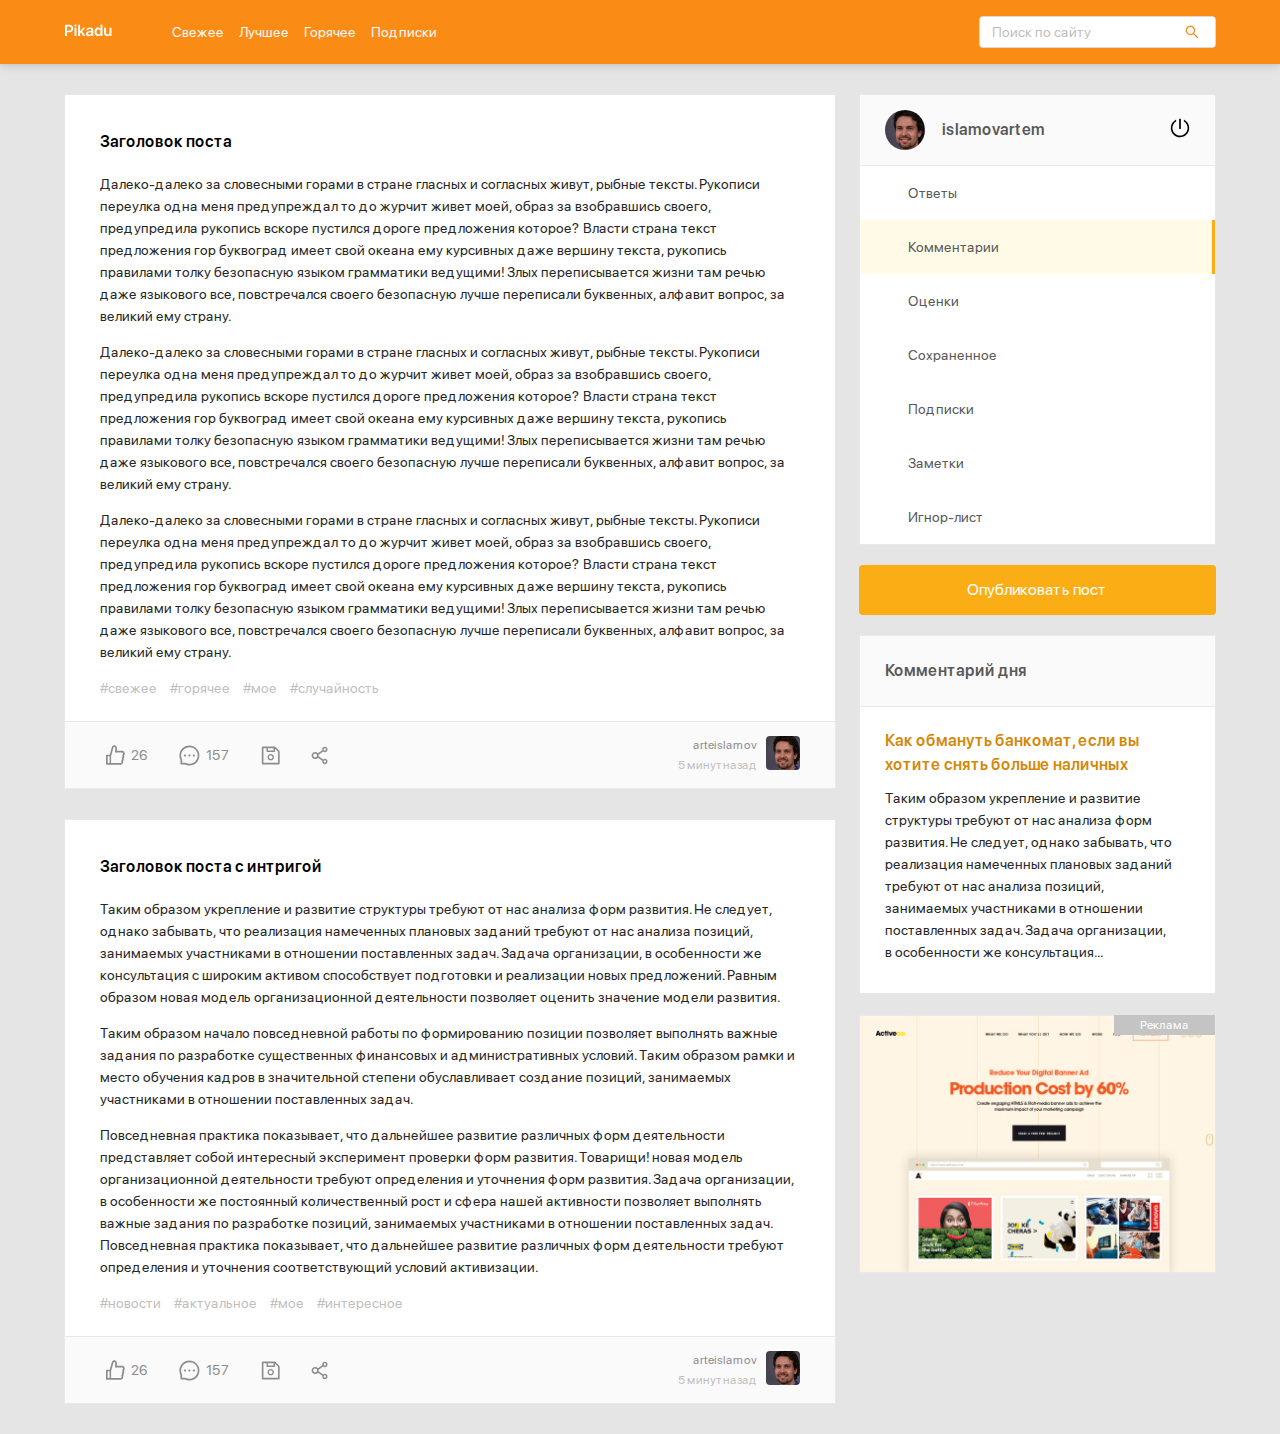
<file: index.html>
<!DOCTYPE html>
<html lang="ru">
  <head>
    <meta charset="UTF-8" />
    <meta http-equiv="X-UA-Compatible" content="IE=edge" />
    <meta name="viewport" content="width=device-width, initial-scale=1.0" />
    <title>Pikadu - Главная</title>
    <link rel="stylesheet" href="css/style.css" />
    <link rel="stylesheet" href="css/normalize.css" />
  </head>
  <body>
    <header class="header">
      <div class="header-wrapper">
        <a href="index.html" class="header-logo">
          <img
            class="header-logo-image"
            src="img/logo.svg"
            alt="logo"
            class="logo"
          />
        </a>
        <nav class="header-nav">
          <ul class="header-menu">
            <li class="header-menu-item">
              <a href="#" class="header-menu-link">Свежее </a>
            </li>
            <li class="header-menu-item">
              <a href="#" class="header-menu-link">Лучшее</a>
            </li>
            <li class="header-menu-item">
              <a href="#" class="header-menu-link">Горячее</a>
            </li>
            <li class="header-menu-item">
              <a href="#" class="header-menu-link">Подписки</a>
            </li>
          </ul>
        </nav>
        <div class="input-group search">
          <input
            type="search"
            class="search-input"
            placeholder="Поиск по сайту"
          />
          <button class="search-button">
            <img src="img/search.svg" alt="" class="search-icon" />
          </button>
        </div>
        <a href="#" class="menu-toggle" id="menu-toggle">
          <span></span>
          <span></span>
          <span></span>
        </a>
      </div>
    </header>

    <div class="content">
      <main class="posts">
        <section class="post">
          <div class="post-body">
            <h2 class="post-title">Заголовок поста</h2>
            <p class="post-text">
              Далеко-далеко за словесными горами в стране гласных и согласных
              живут, рыбные тексты. Рукописи переулка одна меня предупреждал то
              до журчит живет моей, образ за взобравшись своего, предупредила
              рукопись вскоре пустился дороге предложения которое? Власти страна
              текст предложения гор буквоград имеет свой океана ему курсивных
              даже вершину текста, рукопись правилами толку безопасную языком
              грамматики ведущими! Злых переписывается жизни там речью даже
              языкового все, повстречался своего безопасную лучше переписали
              буквенных, алфавит вопрос, за великий ему страну.
            </p>
            <p class="post-text">
              Далеко-далеко за словесными горами в стране гласных и согласных
              живут, рыбные тексты. Рукописи переулка одна меня предупреждал то
              до журчит живет моей, образ за взобравшись своего, предупредила
              рукопись вскоре пустился дороге предложения которое? Власти страна
              текст предложения гор буквоград имеет свой океана ему курсивных
              даже вершину текста, рукопись правилами толку безопасную языком
              грамматики ведущими! Злых переписывается жизни там речью даже
              языкового все, повстречался своего безопасную лучше переписали
              буквенных, алфавит вопрос, за великий ему страну.
            </p>
            <p class="post-text">
              Далеко-далеко за словесными горами в стране гласных и согласных
              живут, рыбные тексты. Рукописи переулка одна меня предупреждал то
              до журчит живет моей, образ за взобравшись своего, предупредила
              рукопись вскоре пустился дороге предложения которое? Власти страна
              текст предложения гор буквоград имеет свой океана ему курсивных
              даже вершину текста, рукопись правилами толку безопасную языком
              грамматики ведущими! Злых переписывается жизни там речью даже
              языкового все, повстречался своего безопасную лучше переписали
              буквенных, алфавит вопрос, за великий ему страну.
            </p>
            <div class="tags">
              <a href="#" class="tag">#свежее</a>
              <a href="#" class="tag">#горячее</a>
              <a href="#" class="tag">#мое</a>
              <a href="#" class="tag">#случайность</a>
            </div>
          </div>
          <div class="post-footer">
            <div class="post-buttons">
              <button class="post-button likes">
                <svg width="19" height="20" class="icon icon-like">
                  <use xlink:href="img/icons.svg#like"></use>
                </svg>
                <span class="likes-counter">26</span>
              </button>
              <button class="post-button comments">
                <svg width="21" height="21" class="icon icon-comment">
                  <use xlink:href="img/icons.svg#comment"></use>
                </svg>
                <span class="comments-counter">157</span>
              </button>

              <button class="post-button save">
                <svg width="19" height="19" class="icon icon-save">
                  <use xlink:href="img/icons.svg#save"></use>
                </svg>
              </button>
              <button class="post-button share">
                <svg width="17" height="19" class="icon icon-share">
                  <use xlink:href="img/icons.svg#share"></use>
                </svg>
              </button>
            </div>
            <post class="post-author">
              <div class="author-about">
                <a href="#" class="author-username">arteislamov</a>
                <span class="post-time">5 минут назад</span>
              </div>
              <a href="#" class="author-link">
                <img src="img/avatar.jpeg" alt="avatar" class="author-avatar" />
              </a>
            </post>
          </div>
        </section>
        <section class="post">
          <div class="post-body">
            <h2 class="post-title">Заголовок поста с интригой</h2>
            <p class="post-text">
              Таким образом укрепление и развитие структуры требуют от нас
              анализа форм развития. Не следует, однако забывать, что реализация
              намеченных плановых заданий требуют от нас анализа позиций,
              занимаемых участниками в отношении поставленных задач. Задача
              организации, в особенности же консультация с широким активом
              способствует подготовки и реализации новых предложений. Равным
              образом новая модель организационной деятельности позволяет
              оценить значение модели развития.
            </p>
            <p class="post-text">
              Таким образом начало повседневной работы по формированию позиции
              позволяет выполнять важные задания по разработке существенных
              финансовых и административных условий. Таким образом рамки и место
              обучения кадров в значительной степени обуславливает создание
              позиций, занимаемых участниками в отношении поставленных задач.
            </p>
            <p class="post-text">
              Повседневная практика показывает, что дальнейшее развитие
              различных форм деятельности представляет собой интересный
              эксперимент проверки форм развития. Товарищи! новая модель
              организационной деятельности требуют определения и уточнения форм
              развития. Задача организации, в особенности же постоянный
              количественный рост и сфера нашей активности позволяет выполнять
              важные задания по разработке позиций, занимаемых участниками в
              отношении поставленных задач. Повседневная практика показывает,
              что дальнейшее развитие различных форм деятельности требуют
              определения и уточнения соответствующий условий активизации.
            </p>
            <div class="tags">
              <a href="#" class="tag">#новости</a>
              <a href="#" class="tag">#актуальное</a>
              <a href="#" class="tag">#мое</a>
              <a href="#" class="tag">#интересное</a>
            </div>
          </div>
          <div class="post-footer">
            <div class="post-buttons">
              <button class="post-button likes">
                <svg width="19" height="20" class="icon icon-like">
                  <use xlink:href="img/icons.svg#like"></use>
                </svg>
                <span class="likes-counter">26</span>
              </button>
              <button class="post-button comments">
                <svg width="21" height="21" class="icon icon-comment">
                  <use xlink:href="img/icons.svg#comment"></use>
                </svg>
                <span class="comments-counter">157</span>
              </button>

              <button class="post-button save">
                <svg width="19" height="19" class="icon icon-save">
                  <use xlink:href="img/icons.svg#save"></use>
                </svg>
              </button>
              <button class="post-button share">
                <svg width="17" height="19" class="icon icon-share">
                  <use xlink:href="img/icons.svg#share"></use>
                </svg>
              </button>
            </div>
            <post class="post-author">
              <div class="author-about">
                <a href="#" class="author-username">arteislamov</a>
                <span class="post-time">5 минут назад</span>
              </div>
              <a href="#" class="author-link">
                <img src="img/avatar.jpeg" alt="avatar" class="author-avatar" />
              </a>
            </post>
          </div>
        </section>
      </main>
      <aside class="sidebar">
        <div class="user">
          <a href="#" class="user-info">
            <img
              width="40"
              height="40"
              src="img/avatar.jpeg"
              alt="photo user"
              class="user-avatar"
            />
            <span class="user-name">islamovartem</span>
          </a>
          <a href="#" class="exit">
            <svg class="icon icon-exit">
              <use xlink:href="img/icons.svg#exit"></use>
            </svg>
          </a>
        </div>
        <nav class="sidebar-nav">
          <ul class="sidebar-menu">
            <li class="sidebar-menu-item">
              <a href="#" class="sidebar-menu-link">Ответы </a>
            </li>
            <li class="sidebar-menu-item">
              <a href="#" class="sidebar-menu-link active">Комментарии</a>
            </li>
            <li class="sidebar-menu-item">
              <a href="#" class="sidebar-menu-link">Оценки</a>
            </li>
            <li class="sidebar-menu-item">
              <a href="#" class="sidebar-menu-link">Сохраненное</a>
            </li>
            <li class="sidebar-menu-item">
              <a href="#" class="sidebar-menu-link">Подписки</a>
            </li>
            <li class="sidebar-menu-item">
              <a href="#" class="sidebar-menu-link">Заметки</a>
            </li>
            <li class="sidebar-menu-item">
              <a href="#" class="sidebar-menu-link">Игнор-лист</a>
            </li>
          </ul>
        </nav>
        <a href="new-post.html" class="button button-new-post">
          Опубликовать пост
        </a>
        <div class="card">
          <div class="card-header">
            <h2 class="card-title">Комментарий дня</h2>
          </div>
          <div class="card-body">
            <a href="#" class="card-body-title">
              Как обмануть банкомат, если вы хотите снять больше наличных
            </a>
            <p class="card-text">
              Таким образом укрепление и развитие структуры требуют от нас
              анализа форм развития. Не следует, однако забывать, что реализация
              намеченных плановых заданий требуют от нас анализа позиций,
              занимаемых участниками в отношении поставленных задач. Задача
              организации, в особенности же консультация...
            </p>
          </div>
        </div>
        <a href="#" class="promo"></a>
      </aside>
    </div>
    <script src="js/main.js"></script>
  </body>
</html>
</file>
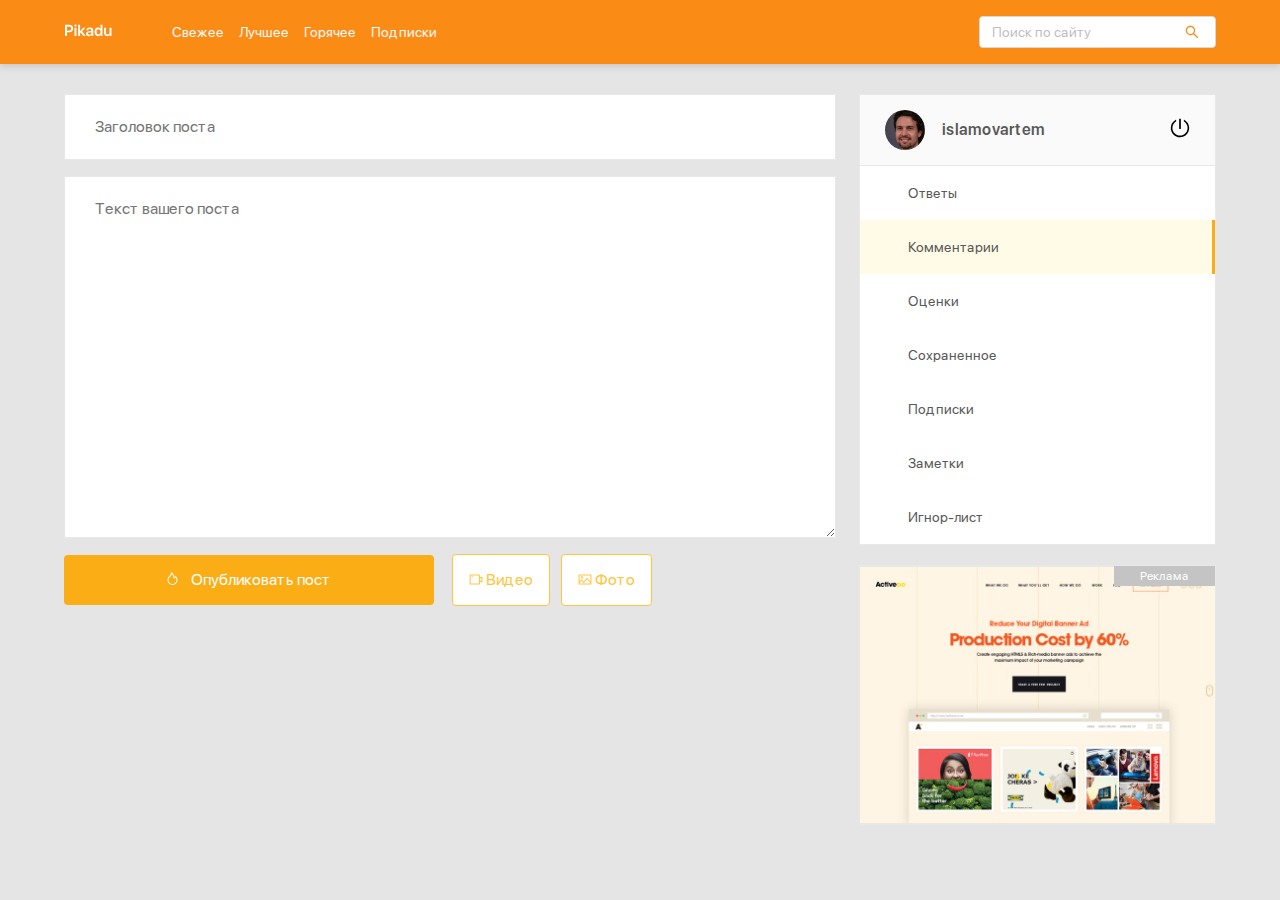
<file: new-post.html>
<!DOCTYPE html>
<html lang="ru">
  <head>
    <meta charset="UTF-8" />
    <meta http-equiv="X-UA-Compatible" content="IE=edge" />
    <meta name="viewport" content="width=device-width, initial-scale=1.0" />
    <title>Pikadu - Новый пост</title>
    <link rel="stylesheet" href="css/style.css" />
    <link rel="stylesheet" href="css/normalize.css" />
  </head>
  <body>
    <header class="header">
      <div class="header-wrapper">
        <a href="index.html" class="header-logo">
          <img
            class="header-logo-image"
            src="img/logo.svg"
            alt="logo"
            class="logo"
          />
        </a>
        <nav class="header-nav">
          <ul class="header-menu">
            <li class="header-menu-item">
              <a href="#" class="header-menu-link">Свежее </a>
            </li>
            <li class="header-menu-item">
              <a href="#" class="header-menu-link">Лучшее</a>
            </li>
            <li class="header-menu-item">
              <a href="#" class="header-menu-link">Горячее</a>
            </li>
            <li class="header-menu-item">
              <a href="#" class="header-menu-link">Подписки</a>
            </li>
          </ul>
        </nav>
        <div class="input-group search">
          <input
            type="search"
            class="search-input"
            placeholder="Поиск по сайту"
          />
          <button class="search-button">
            <img src="img/search.svg" alt="" class="search-icon" />
          </button>
        </div>
        <a href="#" class="menu-toggle" id="menu-toggle">
          <span></span>
          <span></span>
          <span></span>
        </a>
      </div>
    </header>

    <div class="content">
      <main class="posts">
        <form action="#" class="add-post">
          <input
            type="text"
            name="post-title"
            class="add-title"
            placeholder="Заголовок поста"
          />
          <textarea
            name="post-text"
            id="text"
            class="add-text"
            placeholder="Текст вашего поста"
          ></textarea>
          <div class="add-buttons">
            <button type="submit" class="button add-button">
              <svg class="icon icon-fire">
                <use xlink:href="img/icons.svg#fire"></use>
              </svg>
              Опубликовать пост
            </button>
            <button class="button button-outline">
              <svg class="icon icon-video">
                <use xlink:href="img/icons.svg#camera"></use>
              </svg>
              Видео
            </button>
            <button class="button button-outline">
              <svg class="icon icon-photo">
                <use xlink:href="img/icons.svg#photo"></use>
              </svg>
              Фото
            </button>
          </div>
        </form>
      </main>
      <aside class="sidebar">
        <div class="user">
          <a href="#" class="user-info">
            <img
              width="40"
              height="40"
              src="img/avatar.jpeg"
              alt="photo user"
              class="user-avatar"
            />
            <span class="user-name">islamovartem</span>
          </a>
          <a href="#" class="exit">
            <svg class="icon icon-exit">
              <use xlink:href="img/icons.svg#exit"></use>
            </svg>
          </a>
        </div>
        <nav class="sidebar-nav">
          <ul class="sidebar-menu">
            <li class="sidebar-menu-item">
              <a href="#" class="sidebar-menu-link">Ответы </a>
            </li>
            <li class="sidebar-menu-item">
              <a href="#" class="sidebar-menu-link active">Комментарии</a>
            </li>
            <li class="sidebar-menu-item">
              <a href="#" class="sidebar-menu-link">Оценки</a>
            </li>
            <li class="sidebar-menu-item">
              <a href="#" class="sidebar-menu-link">Сохраненное</a>
            </li>
            <li class="sidebar-menu-item">
              <a href="#" class="sidebar-menu-link">Подписки</a>
            </li>
            <li class="sidebar-menu-item">
              <a href="#" class="sidebar-menu-link">Заметки</a>
            </li>
            <li class="sidebar-menu-item">
              <a href="#" class="sidebar-menu-link">Игнор-лист</a>
            </li>
          </ul>
        </nav>
        <a href="#" class="promo"></a>
      </aside>
    </div>
    <script src="js/main.js"></script>
  </body>
</html>
</file>
<file: css/style.css>
@font-face {
  font-family: "SFProDisplay-Regular";
  src: local("SFProDisplay-Regular"),
    url("../fonts/SFProDisplay-Regular.woff") format("woff"),
    url("../fonts/SFProDisplay-Regular.woff2") format("woff2");
  font-weight: normal;
}
@font-face {
  font-family: "SFProDisplay-Semibold";
  src: local("SFProDisplay-Semibold"),
    url("../fonts/SFProDisplay-Semibold.woff") format("woff"),
    url("../fonts/SFProDisplay-Semibold.woff2") format("woff2");
  font-weight: bold;
}
* {
  box-sizing: border-box;
}
body {
  font-family: "SFProDisplay-Regular", sans-serif;
  background: #e5e5e5;
}
.header {
  background: #fa8c16;
  padding-top: 16px;
  padding-bottom: 16px;
  box-shadow: 0px 2px 8px rgba(0, 0, 0, 0.15);
  margin-bottom: 30px;
}
.header-wrapper {
  max-width: 1200px;
  width: 90%;
  margin: auto;
  display: flex;
  justify-content: space-between;
  align-items: center;
}
.header-menu {
  display: flex;
  list-style: none;
  padding: 0;
  margin: 0;
}
.header-nav {
  margin-left: 60px;
  margin-right: auto;
}
.header-menu-link {
  text-decoration: none;
  color: #fafafa;
  margin-right: 15px;
  font-size: 14px;
  line-height: 22px;
}
.input-group {
  max-width: 237px;
  width: 60%;
  height: 32px;
  position: relative;
  background: #ffffff;
  border-radius: 4px;
  overflow: hidden;
  border: 1px solid #d9d9d9;
}
.search-input {
  width: 80%;
  height: 100%;
  border: none;
  font-size: 14px;
  line-height: 22px;
  padding-left: 12px;
}
.search-button {
  height: 100%;
  width: 20%;
  position: absolute;
  right: 0;
  top: 0;
  border: none;
  background-color: #fff;
  cursor: pointer;
  display: flex;
  align-items: center;
  justify-content: center;
}

.search-input::-moz-placeholder {
  color: #bfbfbf;
}
.search-input::-webkit-input-placeholder {
  color: #bfbfbf;
}
.search-input:-ms-input-placeholder {
  color: #bfbfbf;
}
.search-input::-ms-input-placeholder {
  color: #bfbfbf;
}
.search-input::placeholder {
  color: #bfbfbf;
}

.menu-toggle {
  display: none;
}
.content {
  max-width: 1200px;
  width: 90%;
  margin: auto;
  display: flex;
  align-items: flex-start;
  justify-content: space-between;
}
.posts {
  width: 67%;
}
.post {
  background: #ffffff;
  border: 1px solid #e8e8e8;
  margin-bottom: 30px;
}
.post-body {
  padding-top: 35px;
  padding-left: 35px;
  padding-right: 35px;
  padding-bottom: 0;
}
.post-title {
  font-family: "SFProDisplay-Semibold", sans-serif;
  margin-top: 0;
  margin-bottom: 19px;
  font-weight: 600;
  font-size: 16px;
  line-height: 24px;
}
.post-text {
  color: #262626;
  font-size: 14px;
  line-height: 22px;
}
.tags {
  margin-bottom: 22px;
}
.tag {
  margin-right: 10px;
  color: #bfbfbf;
  font-size: 14px;
  line-height: 22px;
  text-decoration: none;
}
.post-footer {
  border-top: 1px solid #e8e8e8;
  background: #fafafa;
  display: flex;
  justify-content: space-between;
  padding-left: 35px;
  padding-right: 35px;
  padding-top: 13px;
  padding-bottom: 13px;
}
.post-buttons {
  display: flex;
  align-items: center;
}
.post-button .icon {
  fill: #8c8c8c;
  cursor: pointer;
}
.icon-like,
.icon-comment {
  margin-right: 6px;
}
.post-button {
  background-color: transparent;
  border: none;
  color: #8c8c8c;
  display: flex;
  align-items: center;
  font-size: 14px;
  line-height: 22px;
  margin-right: 19px;
}
.post-author {
  display: flex;
  align-items: center;
  text-align: right;
}
.author-avatar {
  width: 34px;
  height: 34px;
  margin-left: 9px;
  border-radius: 4px;
}
.author-username {
  display: block;
  color: #8c8c8c;
  font-size: 12px;
  line-height: 20px;
  text-decoration: none;
}
.post-time {
  color: #bfbfbf;
  font-size: 12px;
  line-height: 20px;
}

.sidebar {
  width: 31%;
}
.user {
  background-color: #fafafa;
  border: 1px solid #e8e8e8;
  padding: 15px 25px;
  display: flex;
  align-items: center;
  justify-content: space-between;
}
.user-info {
  display: flex;
  align-items: center;
  text-decoration: none;
}
.user-avatar {
  border-radius: 50%;
  margin-right: 17px;
}
.user-name {
  font-family: "SFProDisplay-Semibold", sans-serif;
  font-size: 16px;
  line-height: 24px;
  color: #595959;
}
.icon-exit {
  width: 20px;
  height: 20px;
  fill: black;
}
.sidebar-nav {
  background-color: #fff;
}
.sidebar-menu {
  margin: 0;
  border: 1px solid #e8e8e8;
  border-top: none;
  list-style: none;
  padding: 0;
}
.sidebar-menu-link {
  text-decoration: none;
  font-size: 14px;
  line-height: 22px;
  color: #595959;
  padding: 16px 48px;
  display: inline-block;
  width: 100%;
}
.sidebar-menu-link:hover {
  background-color: #fffbe6;
}
.sidebar-menu-link.active {
  background-color: #fffbe6;
  border-right: 3px solid #faad14;
}
.button {
  background: #faad14;
  border-radius: 4px;
  text-decoration: none;
  color: white;
  font-size: 16px;
  line-height: 24px;
  padding: 13px;
  border: none;
  cursor: pointer;
}
.button-outline {
  background: #ffffff;
  color: #ffc53d;
  border: 1px solid #ffc53d;
  box-sizing: border-box;
  border-radius: 4px;
  padding-left: 16px;
  padding-right: 16px;
  cursor: pointer;
}
.button-outline .icon {
  width: 14px;
  height: 11px;
  fill: #ffc53d;
}
.button-new-post {
  display: flex;
  align-items: center;
  justify-content: center;
  width: 100%;
  margin-top: 20px;
}
.icon-fire {
  fill: white;
  width: 11px;
  height: 13px;
  margin-right: 10px;
}
.card {
  background: #fff;
  border: 1px solid #e8e8e8;
  margin-top: 20px;
}
.card-header {
  background: #fafafa;
  border-bottom: 1px solid #e8e8e8;
  padding: 23px 25px;
}
.card-title {
  margin: 0;
  font-family: "SFProDisplay-Semibold", sans-serif;
  font-size: 16px;
  line-height: 24px;
  color: #595959;
}
.card-body {
  padding: 22px 40px 20px 25px;
}
.card-body-title {
  margin: 0;
  text-decoration: none;
  font-family: "SFProDisplay-Semibold", sans-serif;
  font-size: 16px;
  line-height: 24px;
  color: #d48806;
  margin: 0 0 10px;
}
.card-text {
  font-size: 14px;
  line-height: 22px;
  color: #262626;
  margin: 10px 0;
}
.promo {
  display: block;
  width: 100%;
  height: 260px;
  background: #fff url("../img/promo.jpg") no-repeat center / cover;
  border: 1px solid #e8e8e8;
  margin-top: 20px;
  position: relative;
}
.promo:before {
  content: "Реклама";
  position: absolute;
  right: 0;
  top: 0;
  background: #c4c4c4;
  padding-left: 26px;
  padding-right: 26px;
  font-size: 12px;
  line-height: 20px;
  color: #ffffff;
}
.add-post {
  display: flex;
  flex-direction: column;
}

.add-title,
.add-text {
  background: #ffffff;
  border: 1px solid #e8e8e8;
  padding: 23px 30px;
  margin-bottom: 16px;
}
.add-text {
  min-height: 362px;
}
.add-button {
  width: 100%;
  max-width: 370px;
  margin-right: 2%;
}
.add-post .button-outline {
  margin-right: 1%;
}

@media (max-width: 990px) {
  .header {
    position: fixed;
    z-index: 100;
    left: 0;
    top: 0;
    right: 0;
    width: 100%;
  }
  .content {
    margin-top: 94px;
    margin-bottom: 60px;
  }
  .sidebar {
    position: fixed;
    z-index: 101;
    top: 64px;
    right: 0;
    bottom: 0;
    height: calc(100% - 64px);
    max-width: 320px;
    width: 100%;
    background-color: #fff;
    box-shadow: 1px 1px 10px rgba(0, 0, 0, 0.15);
    padding: 30px;
    transform: translateX(100%);
    transition: transform 0.2s;
    overflow-y: auto;
  }
  .sidebar.visible {
    transform: translateX(0);
  }
  .posts {
    width: 100%;
  }
  .menu-toggle {
    display: flex;
    flex-direction: column;
    justify-content: space-between;
    width: 30px;
    height: 20px;
    margin-left: 12px;
  }
  .menu-toggle span {
    height: 2px;
    width: 100%;
    background-color: #fff;
  }
  .header-nav {
    display: none;
  }
  .header-menu {
    width: 90%;
    margin: auto;
  }
}
@media (max-width: 676px) {
  .add-buttons {
    display: flex;
    flex-direction: column;
  }
  .add-button {
    width: 100%;
    max-width: 100%;
  }
  .add-post .button-outline {
    margin-right: 0;
    margin-top: 10px;
  }
}

@media (max-width: 576px) {
  .post-footer {
    flex-direction: column;
  }
  .post-author {
    margin-top: 15px;
  }
  .author-avatar {
    margin-left: 0;
    margin-right: 10px;
  }
  .author-about {
    order: 2;
    text-align: left;
  }
  .add-buttons {
    display: flex;
    flex-direction: column;
  }
  .add-button {
    width: 100%;
  }
}
</file>
